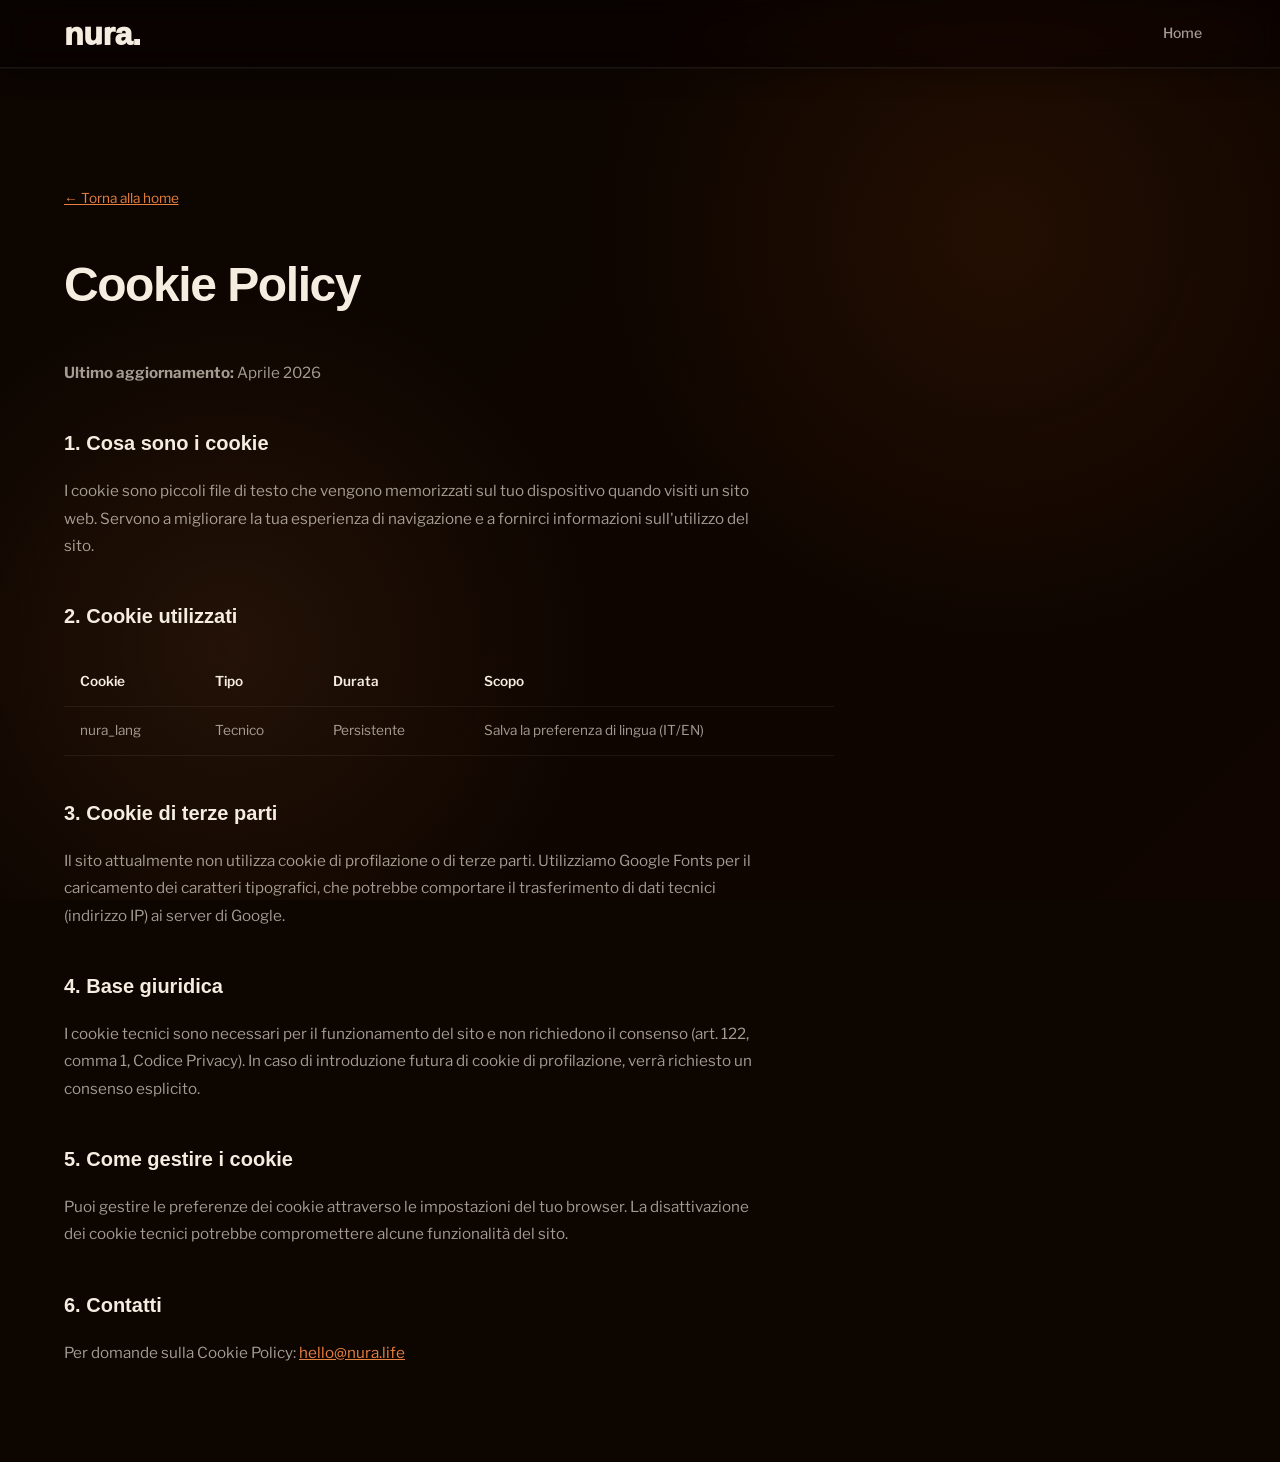
<file: cookies.html>
<!DOCTYPE html>
<html lang="it" data-lang="it">
<head>
    <meta charset="UTF-8">
    <meta name="viewport" content="width=device-width, initial-scale=1.0">
    <title>Cookie Policy — nura.</title>
    <link rel="preconnect" href="https://fonts.googleapis.com">
    <link rel="preconnect" href="https://fonts.gstatic.com" crossorigin>
    <link href="https://fonts.googleapis.com/css2?family=Nunito:wght@300..1000&family=Libre+Franklin:wght@300;400;500;600&display=swap" rel="stylesheet">
    <link rel="stylesheet" href="assets/css/styles.css">
    <style>
        .legal-page { padding: calc(var(--header-h) + 3rem) 0 5rem; min-height: 100vh; }
        .legal-page h1 { font-family: var(--font-display); font-size: clamp(2rem, 4vw, 3rem); font-weight: 900; color: var(--cream); margin-bottom: 2rem; letter-spacing: -0.03em; }
        .legal-page h2 { font-family: var(--font-display); font-size: 1.25rem; font-weight: 700; color: var(--cream); margin: 2.5rem 0 1rem; }
        .legal-page p, .legal-page li { font-size: 0.95rem; color: var(--cream-2); line-height: 1.8; margin-bottom: 1rem; max-width: 70ch; }
        .legal-page ul { padding-left: 1.5rem; }
        .legal-page a { color: var(--amber-light); text-decoration: underline; }
        .legal-back { display: inline-flex; align-items: center; gap: 0.4rem; font-size: 0.85rem; color: var(--cream-3); margin-bottom: 2rem; }
        .legal-back:hover { color: var(--cream); }
        .cookie-table { width: 100%; border-collapse: collapse; margin: 1.5rem 0; max-width: 70ch; }
        .cookie-table th, .cookie-table td { text-align: left; padding: 0.75rem 1rem; font-size: 0.85rem; border-bottom: 1px solid var(--border); color: var(--cream-2); }
        .cookie-table th { color: var(--cream); font-weight: 600; }
    </style>
</head>
<body>
    <header class="site-header scrolled" id="mainHeader">
        <div class="header-inner container">
            <a href="/" class="brand-logo">nura.</a>
            <div class="header-actions" style="margin-left:auto;">
                <a href="/" class="nav-link">Home</a>
            </div>
        </div>
    </header>

    <main class="legal-page">
        <div class="container">
            <a href="/" class="legal-back">&larr; Torna alla home</a>
            <h1>Cookie Policy</h1>
            <p><strong>Ultimo aggiornamento:</strong> Aprile 2026</p>

            <h2>1. Cosa sono i cookie</h2>
            <p>I cookie sono piccoli file di testo che vengono memorizzati sul tuo dispositivo quando visiti un sito web. Servono a migliorare la tua esperienza di navigazione e a fornirci informazioni sull'utilizzo del sito.</p>

            <h2>2. Cookie utilizzati</h2>
            <table class="cookie-table">
                <thead>
                    <tr>
                        <th>Cookie</th>
                        <th>Tipo</th>
                        <th>Durata</th>
                        <th>Scopo</th>
                    </tr>
                </thead>
                <tbody>
                    <tr>
                        <td>nura_lang</td>
                        <td>Tecnico</td>
                        <td>Persistente</td>
                        <td>Salva la preferenza di lingua (IT/EN)</td>
                    </tr>
                </tbody>
            </table>

            <h2>3. Cookie di terze parti</h2>
            <p>Il sito attualmente non utilizza cookie di profilazione o di terze parti. Utilizziamo Google Fonts per il caricamento dei caratteri tipografici, che potrebbe comportare il trasferimento di dati tecnici (indirizzo IP) ai server di Google.</p>

            <h2>4. Base giuridica</h2>
            <p>I cookie tecnici sono necessari per il funzionamento del sito e non richiedono il consenso (art. 122, comma 1, Codice Privacy). In caso di introduzione futura di cookie di profilazione, verrà richiesto un consenso esplicito.</p>

            <h2>5. Come gestire i cookie</h2>
            <p>Puoi gestire le preferenze dei cookie attraverso le impostazioni del tuo browser. La disattivazione dei cookie tecnici potrebbe compromettere alcune funzionalità del sito.</p>

            <h2>6. Contatti</h2>
            <p>Per domande sulla Cookie Policy: <a href="mailto:hello@nura.life">hello@nura.life</a></p>
        </div>
    </main>
</body>
</html>
</file>
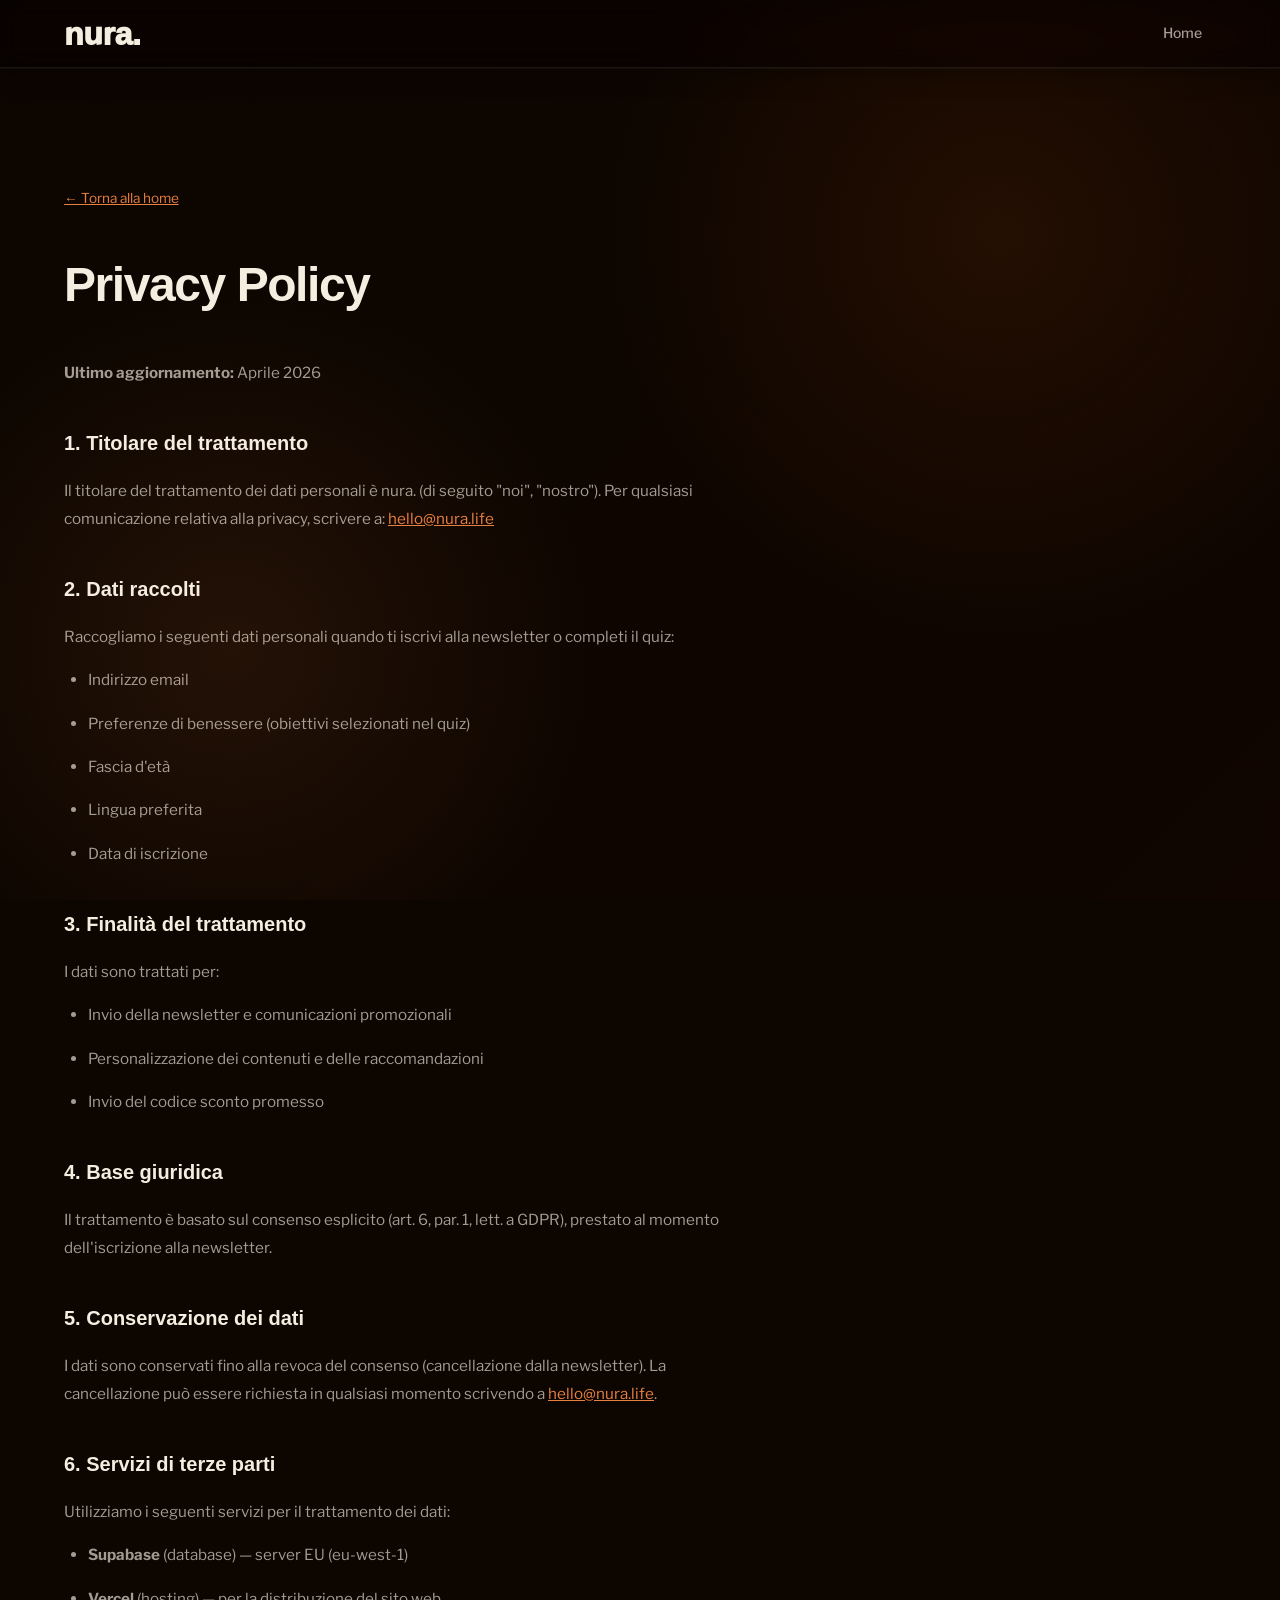
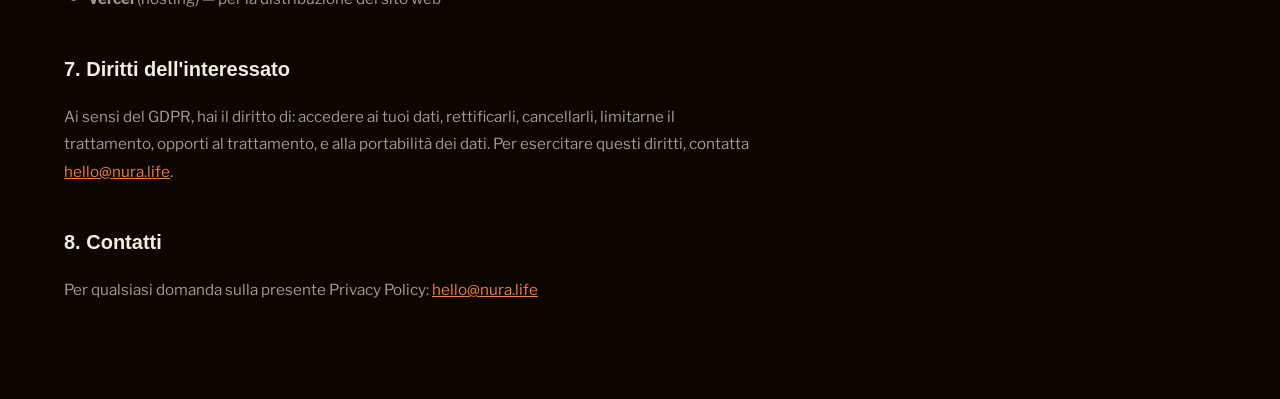
<file: privacy.html>
<!DOCTYPE html>
<html lang="it" data-lang="it">
<head>
    <meta charset="UTF-8">
    <meta name="viewport" content="width=device-width, initial-scale=1.0">
    <title>Privacy Policy — nura.</title>
    <link rel="preconnect" href="https://fonts.googleapis.com">
    <link rel="preconnect" href="https://fonts.gstatic.com" crossorigin>
    <link href="https://fonts.googleapis.com/css2?family=Nunito:wght@300..1000&family=Libre+Franklin:wght@300;400;500;600&display=swap" rel="stylesheet">
    <link rel="stylesheet" href="assets/css/styles.css">
    <style>
        .legal-page { padding: calc(var(--header-h) + 3rem) 0 5rem; min-height: 100vh; }
        .legal-page h1 { font-family: var(--font-display); font-size: clamp(2rem, 4vw, 3rem); font-weight: 900; color: var(--cream); margin-bottom: 2rem; letter-spacing: -0.03em; }
        .legal-page h2 { font-family: var(--font-display); font-size: 1.25rem; font-weight: 700; color: var(--cream); margin: 2.5rem 0 1rem; }
        .legal-page p, .legal-page li { font-size: 0.95rem; color: var(--cream-2); line-height: 1.8; margin-bottom: 1rem; max-width: 70ch; }
        .legal-page ul { padding-left: 1.5rem; }
        .legal-page a { color: var(--amber-light); text-decoration: underline; }
        .legal-back { display: inline-flex; align-items: center; gap: 0.4rem; font-size: 0.85rem; color: var(--cream-3); margin-bottom: 2rem; }
        .legal-back:hover { color: var(--cream); }
    </style>
</head>
<body>
    <header class="site-header scrolled" id="mainHeader">
        <div class="header-inner container">
            <a href="/" class="brand-logo">nura.</a>
            <div class="header-actions" style="margin-left:auto;">
                <a href="/" class="nav-link">Home</a>
            </div>
        </div>
    </header>

    <main class="legal-page">
        <div class="container">
            <a href="/" class="legal-back">&larr; Torna alla home</a>
            <h1>Privacy Policy</h1>
            <p><strong>Ultimo aggiornamento:</strong> Aprile 2026</p>

            <h2>1. Titolare del trattamento</h2>
            <p>Il titolare del trattamento dei dati personali è nura. (di seguito "noi", "nostro"). Per qualsiasi comunicazione relativa alla privacy, scrivere a: <a href="mailto:hello@nura.life">hello@nura.life</a></p>

            <h2>2. Dati raccolti</h2>
            <p>Raccogliamo i seguenti dati personali quando ti iscrivi alla newsletter o completi il quiz:</p>
            <ul>
                <li>Indirizzo email</li>
                <li>Preferenze di benessere (obiettivi selezionati nel quiz)</li>
                <li>Fascia d'età</li>
                <li>Lingua preferita</li>
                <li>Data di iscrizione</li>
            </ul>

            <h2>3. Finalità del trattamento</h2>
            <p>I dati sono trattati per:</p>
            <ul>
                <li>Invio della newsletter e comunicazioni promozionali</li>
                <li>Personalizzazione dei contenuti e delle raccomandazioni</li>
                <li>Invio del codice sconto promesso</li>
            </ul>

            <h2>4. Base giuridica</h2>
            <p>Il trattamento è basato sul consenso esplicito (art. 6, par. 1, lett. a GDPR), prestato al momento dell'iscrizione alla newsletter.</p>

            <h2>5. Conservazione dei dati</h2>
            <p>I dati sono conservati fino alla revoca del consenso (cancellazione dalla newsletter). La cancellazione può essere richiesta in qualsiasi momento scrivendo a <a href="mailto:hello@nura.life">hello@nura.life</a>.</p>

            <h2>6. Servizi di terze parti</h2>
            <p>Utilizziamo i seguenti servizi per il trattamento dei dati:</p>
            <ul>
                <li><strong>Supabase</strong> (database) — server EU (eu-west-1)</li>
                <li><strong>Vercel</strong> (hosting) — per la distribuzione del sito web</li>
            </ul>

            <h2>7. Diritti dell'interessato</h2>
            <p>Ai sensi del GDPR, hai il diritto di: accedere ai tuoi dati, rettificarli, cancellarli, limitarne il trattamento, opporti al trattamento, e alla portabilità dei dati. Per esercitare questi diritti, contatta <a href="mailto:hello@nura.life">hello@nura.life</a>.</p>

            <h2>8. Contatti</h2>
            <p>Per qualsiasi domanda sulla presente Privacy Policy: <a href="mailto:hello@nura.life">hello@nura.life</a></p>
        </div>
    </main>
</body>
</html>
</file>
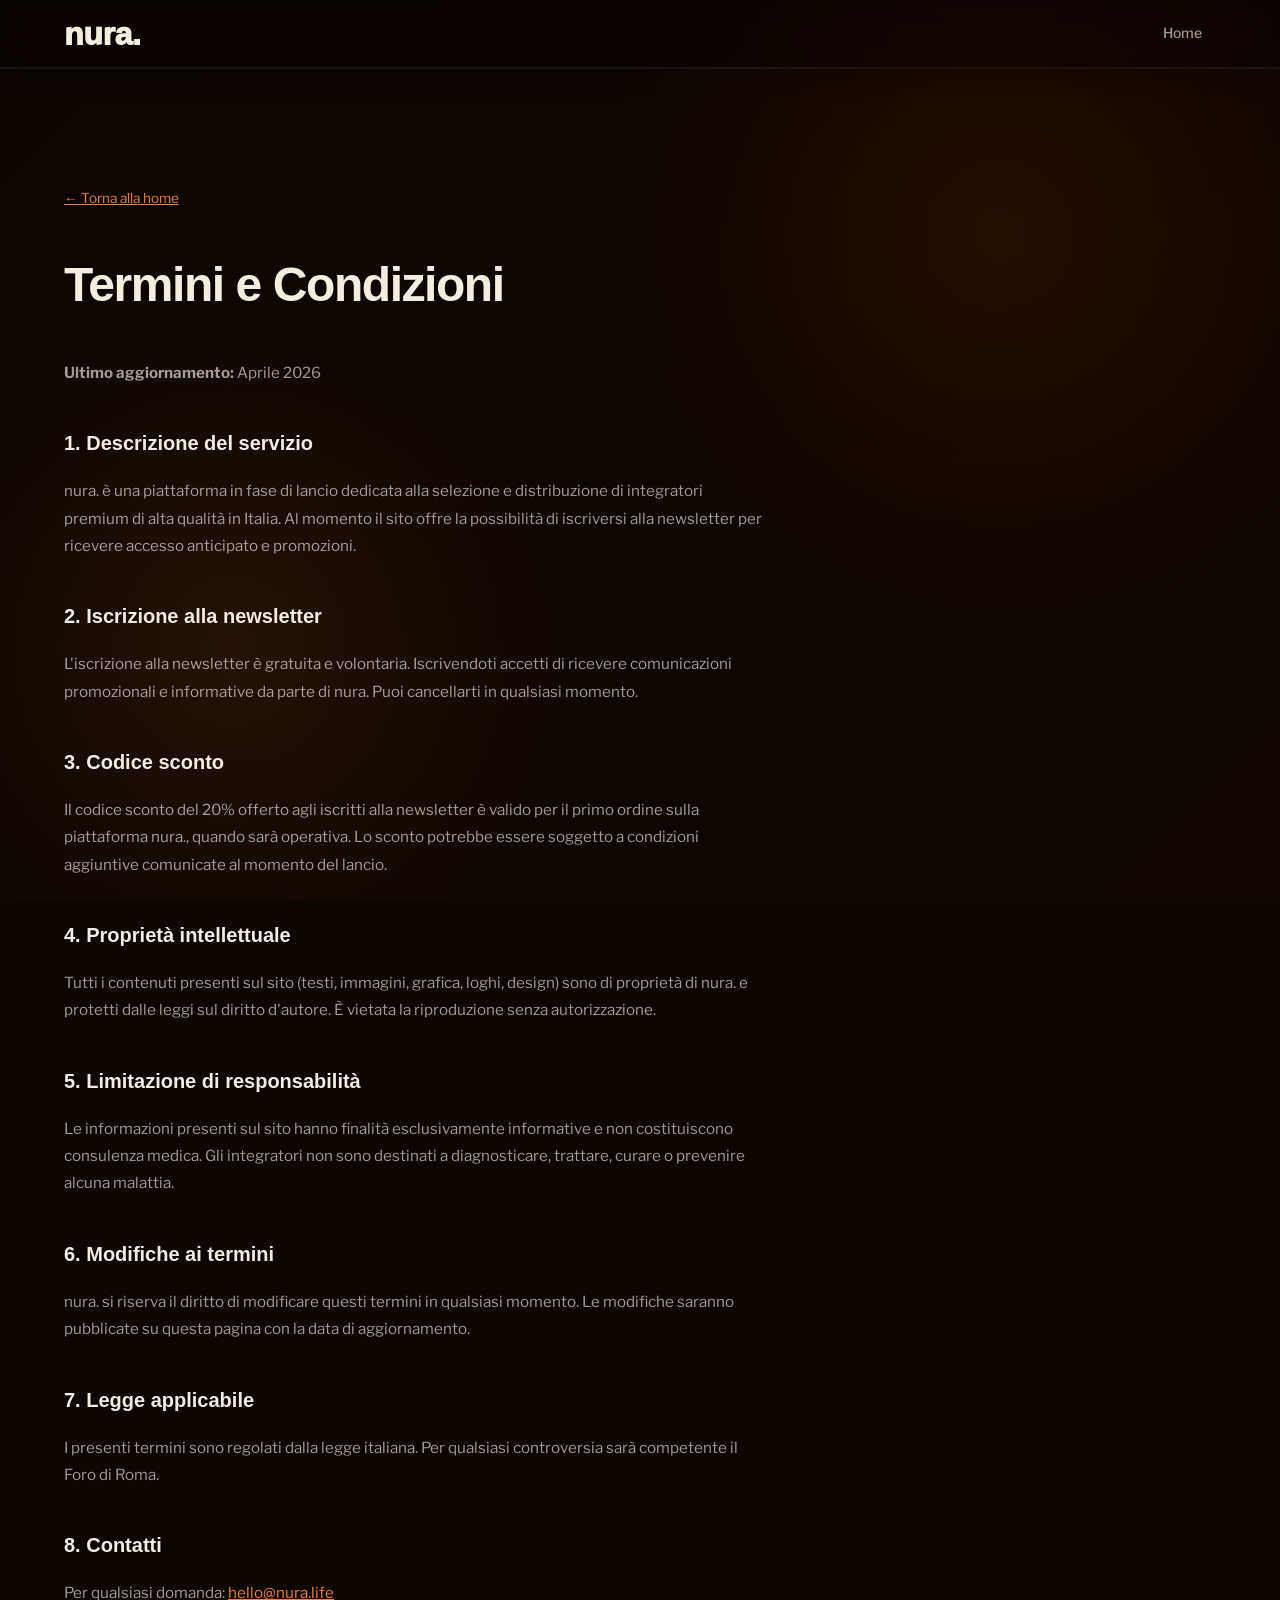
<file: terms.html>
<!DOCTYPE html>
<html lang="it" data-lang="it">
<head>
    <meta charset="UTF-8">
    <meta name="viewport" content="width=device-width, initial-scale=1.0">
    <title>Termini e Condizioni — nura.</title>
    <link rel="preconnect" href="https://fonts.googleapis.com">
    <link rel="preconnect" href="https://fonts.gstatic.com" crossorigin>
    <link href="https://fonts.googleapis.com/css2?family=Nunito:wght@300..1000&family=Libre+Franklin:wght@300;400;500;600&display=swap" rel="stylesheet">
    <link rel="stylesheet" href="assets/css/styles.css">
    <style>
        .legal-page { padding: calc(var(--header-h) + 3rem) 0 5rem; min-height: 100vh; }
        .legal-page h1 { font-family: var(--font-display); font-size: clamp(2rem, 4vw, 3rem); font-weight: 900; color: var(--cream); margin-bottom: 2rem; letter-spacing: -0.03em; }
        .legal-page h2 { font-family: var(--font-display); font-size: 1.25rem; font-weight: 700; color: var(--cream); margin: 2.5rem 0 1rem; }
        .legal-page p, .legal-page li { font-size: 0.95rem; color: var(--cream-2); line-height: 1.8; margin-bottom: 1rem; max-width: 70ch; }
        .legal-page ul { padding-left: 1.5rem; }
        .legal-page a { color: var(--amber-light); text-decoration: underline; }
        .legal-back { display: inline-flex; align-items: center; gap: 0.4rem; font-size: 0.85rem; color: var(--cream-3); margin-bottom: 2rem; }
        .legal-back:hover { color: var(--cream); }
    </style>
</head>
<body>
    <header class="site-header scrolled" id="mainHeader">
        <div class="header-inner container">
            <a href="/" class="brand-logo">nura.</a>
            <div class="header-actions" style="margin-left:auto;">
                <a href="/" class="nav-link">Home</a>
            </div>
        </div>
    </header>

    <main class="legal-page">
        <div class="container">
            <a href="/" class="legal-back">&larr; Torna alla home</a>
            <h1>Termini e Condizioni</h1>
            <p><strong>Ultimo aggiornamento:</strong> Aprile 2026</p>

            <h2>1. Descrizione del servizio</h2>
            <p>nura. è una piattaforma in fase di lancio dedicata alla selezione e distribuzione di integratori premium di alta qualità in Italia. Al momento il sito offre la possibilità di iscriversi alla newsletter per ricevere accesso anticipato e promozioni.</p>

            <h2>2. Iscrizione alla newsletter</h2>
            <p>L'iscrizione alla newsletter è gratuita e volontaria. Iscrivendoti accetti di ricevere comunicazioni promozionali e informative da parte di nura. Puoi cancellarti in qualsiasi momento.</p>

            <h2>3. Codice sconto</h2>
            <p>Il codice sconto del 20% offerto agli iscritti alla newsletter è valido per il primo ordine sulla piattaforma nura., quando sarà operativa. Lo sconto potrebbe essere soggetto a condizioni aggiuntive comunicate al momento del lancio.</p>

            <h2>4. Proprietà intellettuale</h2>
            <p>Tutti i contenuti presenti sul sito (testi, immagini, grafica, loghi, design) sono di proprietà di nura. e protetti dalle leggi sul diritto d'autore. È vietata la riproduzione senza autorizzazione.</p>

            <h2>5. Limitazione di responsabilità</h2>
            <p>Le informazioni presenti sul sito hanno finalità esclusivamente informative e non costituiscono consulenza medica. Gli integratori non sono destinati a diagnosticare, trattare, curare o prevenire alcuna malattia.</p>

            <h2>6. Modifiche ai termini</h2>
            <p>nura. si riserva il diritto di modificare questi termini in qualsiasi momento. Le modifiche saranno pubblicate su questa pagina con la data di aggiornamento.</p>

            <h2>7. Legge applicabile</h2>
            <p>I presenti termini sono regolati dalla legge italiana. Per qualsiasi controversia sarà competente il Foro di Roma.</p>

            <h2>8. Contatti</h2>
            <p>Per qualsiasi domanda: <a href="mailto:hello@nura.life">hello@nura.life</a></p>
        </div>
    </main>
</body>
</html>
</file>
<file: assets/css/styles.css>
/* ============================================================
   NURA — Design System v5.0
   Theme: Dark Amber · Premium Longevity · Editorial
   Palette: Warm amber/orange from ComfyUI_00007_
   ============================================================ */


/* ── 1. CSS VARIABLES ─────────────────────────────────────── */
:root {
    /* Layout */
    --container-max: 1200px;
    --header-h: 68px;
    --announcement-h: 36px;

    /* Color System — Dark Amber (from ComfyUI_00007_) */
    --dark:      #0C0500;
    --dark-2:    #160A03;
    --dark-3:    #1E1008;
    --dark-card: #1A0D06;
    --amber:     #C05010;
    --amber-mid: #D06820;
    --amber-light: #E88040;
    --amber-glow:  #F0A060;
    --gold:      #C89040;
    --cream:     #F5EDE0;
    --cream-2:   rgba(245, 237, 224, 0.65);
    --cream-3:   rgba(245, 237, 224, 0.35);
    --border:    rgba(245, 237, 224, 0.07);
    --border-mid: rgba(245, 237, 224, 0.14);
    --border-amber: rgba(200, 80, 16, 0.35);

    /* Category accent colors — warm palette, amber-adjacent */
    --sleep-c:    #C47AE0;
    --energy-c:   #1BC9BE;
    --focus-c:    #6B8EE8;
    --gut-c:      #D4A040;
    --longevity-c: #5EC87A;
    --fitness-c:  #E84444;

    /* Typography */
    --font-display: 'DM Sans', sans-serif;
    --font-body:    'Libre Franklin', sans-serif;

    /* Motion */
    --ease:        cubic-bezier(0.25, 1, 0.5, 1);
    --ease-out-expo: cubic-bezier(0.16, 1, 0.3, 1);

    /* Shadows */
    --shadow-amber: 0 8px 32px rgba(192, 80, 16, 0.25);
    --shadow-dark:  0 8px 40px rgba(0, 0, 0, 0.55);
    --shadow-sm:    0 4px 20px rgba(0, 0, 0, 0.35);
    --shadow-lg:    0 20px 60px rgba(0, 0, 0, 0.5);

    /* Radius */
    --r-sm:   10px;
    --r-md:   16px;
    --r-lg:   24px;
    --r-pill: 100px;
}


/* ── 2. RESET & BASE ──────────────────────────────────────── */
*, *::before, *::after {
    box-sizing: border-box;
    margin: 0;
    padding: 0;
}

html {
    scroll-behavior: smooth;
    -webkit-font-smoothing: antialiased;
    -moz-osx-font-smoothing: grayscale;
}

body {
    font-family: var(--font-body);
    background: var(--dark);
    color: var(--cream);
    line-height: 1.75;
    overflow-x: hidden;
}

body::after {
    content: '';
    position: fixed;
    inset: 0;
    z-index: 0;
    pointer-events: none;
    background:
        radial-gradient(circle at 18% 72%, rgba(232, 128, 64, 0.10), transparent 30%),
        radial-gradient(circle at 78% 26%, rgba(192, 80, 16, 0.12), transparent 34%),
        linear-gradient(135deg, rgba(12, 5, 0, 0.40), rgba(30, 10, 2, 0.24));
}

.nura-energy-canvas {
    position: fixed;
    inset: 0;
    width: 100vw;
    height: 100svh;
    z-index: 0;
    pointer-events: none;
    opacity: 1;
    mix-blend-mode: normal;
    filter: saturate(135%) contrast(112%);
}

.announcement-bar,
.site-header,
main,
.site-footer,
.mobile-nav-drawer,
.drawer-overlay,
.mobile-sticky-cta,
.toast-container {
    position: relative;
    z-index: 2;
}

img  { max-width: 100%; display: block; }
a    { text-decoration: none; color: inherit; }
button { border: none; background: none; cursor: pointer; font-family: inherit; }

.container {
    max-width: var(--container-max);
    margin: 0 auto;
    padding: 0 1.5rem;
}




/* ── 4. ANNOUNCEMENT BAR ──────────────────────────────────── */
.announcement-bar {
    background: rgba(12, 5, 0, 0.62);
    border-bottom: 1px solid rgba(245, 237, 224, 0.08);
    color: var(--cream-2);
    height: var(--announcement-h);
    overflow: hidden;
    display: flex;
    align-items: center;
    justify-content: center;
    backdrop-filter: blur(10px) saturate(140%);
    -webkit-backdrop-filter: blur(10px) saturate(140%);
}

.announcement-track {
    display: flex;
    align-items: center;
    justify-content: center;
    gap: 1.35rem;
    white-space: nowrap;
    padding: 0 1.25rem;
}

@keyframes marqueeScroll {
    from { transform: translateX(0); }
    to   { transform: translateX(-50%); }
}

.announcement-track span {
    display: inline-flex;
    align-items: center;
    font-family: var(--font-display);
    font-size: 0.58rem;
    font-weight: 300;
    letter-spacing: 0.22em;
    text-transform: lowercase;
    color: rgba(245, 237, 224, 0.7);
    text-shadow: 0 1px 8px rgba(0, 0, 0, 0.9);
}

.announcement-sep {
    color: rgba(200, 80, 16, 0.6);
    font-size: 0.5rem;
    text-shadow: 0 1px 8px rgba(0, 0, 0, 0.9);
}


/* ── 5. HEADER ────────────────────────────────────────────── */
.site-header {
    position: sticky;
    top: 0;
    z-index: 1000;
    height: var(--header-h);
    background: rgba(0, 0, 0, 0.0);
    backdrop-filter: blur(0px);
    -webkit-backdrop-filter: blur(0px);
    border-bottom: 1px solid transparent;
    transition:
        background 0.4s var(--ease),
        backdrop-filter 0.4s,
        border-color 0.4s,
        box-shadow 0.4s;
}

.site-header.scrolled {
    background: rgba(0, 0, 0, 0.42);
    backdrop-filter: blur(12px) saturate(160%);
    -webkit-backdrop-filter: blur(12px) saturate(160%);
    border-color: rgba(255, 255, 255, 0.07);
    box-shadow: 0 1px 0 rgba(255, 255, 255, 0.04), 0 4px 24px rgba(0, 0, 0, 0.3);
}

.header-inner {
    display: flex;
    align-items: center;
    height: 100%;
    gap: 2rem;
}

.brand-logo {
    font-family: var(--font-display);
    font-size: 2rem;
    font-weight: 1000;
    color: var(--cream);
    letter-spacing: -0.01em;
    text-transform: lowercase;
    flex-shrink: 0;
    display: inline-flex;
    align-items: center;
}

.brand-dot {
    display: inline-block;
    width: 0.18em;
    height: 0.18em;
    background: var(--amber-light);
    border-radius: 50%;
    margin-left: 0.05em;
    margin-right: 0.05em;
    margin-bottom: 0.12em;
    flex-shrink: 0;
    vertical-align: middle;
}

.header-nav {
    display: flex;
    align-items: center;
    flex: 1;
    gap: 0;
}

.nav-link {
    display: inline-flex;
    align-items: center;
    gap: 0.3rem;
    font-size: 0.875rem;
    font-weight: 500;
    color: var(--cream-2);
    padding: 0.45rem 0.85rem;
    border-radius: var(--r-sm);
    transition: background 0.18s, color 0.18s;
    letter-spacing: 0.01em;
}

.nav-link:hover {
    color: var(--cream);
    background: rgba(245, 237, 224, 0.06);
}

.nav-link-accent {
    color: var(--amber-light);
}

.nav-link-accent:hover {
    background: rgba(232, 128, 64, 0.1);
    color: var(--amber-glow);
}

.nav-link-club {
    color: var(--cream-2);
    border: 1px solid var(--border-mid);
    border-radius: var(--r-pill);
    padding: 0.4rem 1rem;
    font-size: 0.82rem;
    font-weight: 600;
}

.nav-link-club:hover {
    background: rgba(245, 237, 224, 0.06);
    border-color: var(--border-amber);
    color: var(--amber-light);
}

.header-actions {
    display: flex;
    align-items: center;
    gap: 0.3rem;
    margin-left: auto;
}


.mobile-menu-btn {
    display: none;
    width: 40px;
    height: 40px;
    align-items: center;
    justify-content: center;
    border-radius: var(--r-sm);
    color: var(--cream);
    font-size: 1.4rem;
    transition: background 0.18s;
}

.mobile-menu-btn:hover { background: rgba(245, 237, 224, 0.06); }


/* ── 6. HERO SECTION ──────────────────────────────────────── */
.hero-section {
    position: relative;
    min-height: calc(100svh - var(--header-h));
    display: flex;
    align-items: center;
    overflow: hidden;
    background:
        radial-gradient(circle at 74% 34%, rgba(232, 128, 64, 0.24) 0%, transparent 34%),
        radial-gradient(circle at 28% 78%, rgba(192, 80, 16, 0.18) 0%, transparent 32%),
        linear-gradient(120deg, rgba(12, 5, 0, 0.78), rgba(28, 9, 1, 0.52));
}

.hero-bg-image {
    display: none !important;
}

.hero-gradient {
    position: absolute;
    inset: 0;
    background:
        radial-gradient(circle at 76% 34%, rgba(255, 180, 108, 0.16) 0%, transparent 32%),
        linear-gradient(to right,
            rgba(12, 5, 0, 0.74) 0%,
            rgba(12, 5, 0, 0.52) 44%,
            rgba(12, 5, 0, 0.18) 72%,
            rgba(12, 5, 0, 0.10) 100%),
        linear-gradient(to top,
            rgba(12, 5, 0, 0.30) 0%,
            rgba(12, 5, 0, 0.08) 24%,
            transparent 52%);
    z-index: 1;
}

.hero-container {
    position: relative;
    z-index: 2;
    padding-top: clamp(2.5rem, 5vh, 3.5rem);
    padding-bottom: clamp(2rem, 4vh, 3rem);
    width: 100%;
}

.hero-content {
    max-width: 560px;
}

.hero-badge {
    display: inline-flex;
    align-items: center;
    gap: 0.5rem;
    background: rgba(200, 80, 16, 0.12);
    border: 1px solid rgba(200, 80, 16, 0.3);
    color: var(--amber-light);
    padding: 0.35rem 0.9rem;
    border-radius: var(--r-pill);
    font-size: 0.78rem;
    font-weight: 600;
    letter-spacing: 0.02em;
    margin-bottom: 2rem;
}

.live-dot {
    width: 7px;
    height: 7px;
    background: var(--amber-light);
    border-radius: 50%;
    flex-shrink: 0;
    animation: pulseDot 2.5s ease-in-out infinite;
}

@keyframes pulseDot {
    0%, 100% { opacity: 1; transform: scale(1); }
    50%       { opacity: 0.45; transform: scale(0.7); }
}

.hero-eyebrow {
    font-family: var(--font-display);
    font-size: 0.62rem;
    font-weight: 700;
    letter-spacing: 0.22em;
    text-transform: uppercase;
    color: var(--amber);
    margin-bottom: 1.25rem;
    display: flex;
    align-items: center;
    gap: 0.75rem;
}

/* hero-eyebrow ::before removed — uses .eyebrow::before round dot */

.hero-headline {
    font-family: var(--font-display);
    font-size: clamp(3.3rem, 7.6vw, 6.9rem);
    font-weight: 1000;
    font-variation-settings: 'opsz' 40;
    line-height: 0.95;
    letter-spacing: -0.04em;
    color: var(--cream);
    margin-bottom: 1.05rem;
    white-space: nowrap;
    max-width: none;
    width: max-content;
}

.hero-headline em {
    font-style: normal;
    font-weight: 1000;
    color: var(--amber-light);
    display: block;
    white-space: nowrap;
    background: linear-gradient(100deg, var(--amber-light), var(--amber-glow), #f6c08d, var(--amber-light));
    background-size: 220% 100%;
    -webkit-background-clip: text;
    background-clip: text;
    -webkit-text-fill-color: transparent;
    animation: premiumTextSweep 7s ease-in-out infinite;
}

.hero-sub {
    font-size: clamp(0.92rem, 1.35vw, 1.02rem);
    color: var(--cream-2);
    margin-bottom: 1.35rem;
    line-height: 1.55;
    font-style: italic;
    font-weight: 300;
    letter-spacing: 0.02em;
}

.hero-cta {
    display: inline-flex;
    align-items: center;
    gap: 0.5rem;
    background: var(--amber);
    color: var(--cream);
    padding: 0.95rem 2.2rem;
    border-radius: var(--r-pill);
    font-family: var(--font-body);
    font-size: 0.95rem;
    font-weight: 600;
    letter-spacing: 0.01em;
    margin-bottom: 2.25rem;
    transition: background 0.22s, transform 0.22s var(--ease-out-expo), box-shadow 0.22s;
}

.hero-cta:hover {
    background: var(--amber-mid);
    transform: translateY(-2px);
    box-shadow: var(--shadow-amber);
}

.hero-cta:active { transform: scale(0.98); }

/* ── Hero inline email form ───────────────── */
.hero-email-form {
    margin-bottom: 1.4rem;
}

.hero-email-row {
    display: flex;
    align-items: center;
    gap: 0;
    background: rgba(245, 237, 224, 0.04);
    border: 1px solid var(--border-mid);
    border-radius: var(--r-pill);
    padding: 0.35rem 0.35rem 0.35rem 1.25rem;
    transition: border-color 0.25s, box-shadow 0.25s;
}

.hero-email-row:focus-within {
    border-color: var(--amber);
    box-shadow: 0 0 0 3px rgba(200, 80, 16, 0.15);
}

.hero-email-input {
    flex: 1;
    border: none;
    outline: none;
    background: transparent;
    font-family: var(--font-body);
    font-size: 0.95rem;
    color: var(--cream);
    padding: 0.65rem 0;
    min-width: 0;
}

.hero-email-input::placeholder {
    color: var(--cream-3);
}

.hero-email-btn {
    display: inline-flex;
    align-items: center;
    gap: 0.4rem;
    background: var(--amber);
    color: var(--cream);
    padding: 0.75rem 1.5rem;
    border-radius: var(--r-pill);
    font-family: var(--font-body);
    font-size: 0.85rem;
    font-weight: 600;
    white-space: nowrap;
    transition: background 0.2s, transform 0.15s var(--ease-out-expo), box-shadow 0.2s;
    flex-shrink: 0;
}

.hero-email-btn:hover {
    background: var(--amber-mid);
    transform: translateY(-1px);
    box-shadow: var(--shadow-amber);
}

.hero-email-btn:active { transform: scale(0.97); }

.hero-email-hint {
    display: flex;
    align-items: center;
    gap: 0.4rem;
    margin-top: 0.75rem;
    font-size: 0.82rem;
    color: var(--amber-glow);
    font-weight: 500;
}

.hero-email-hint i { opacity: 0.8; }
.hero-email-hint strong { color: var(--cream); }

.hero-proof {
    font-size: 0.85rem;
    color: var(--amber-glow);
    display: flex;
    align-items: center;
    gap: 0.4rem;
    margin-bottom: 0.25rem;
}
.hero-proof strong { color: var(--cream); }

.hero-trust {
    display: flex;
    align-items: center;
    gap: 1.75rem;
    flex-wrap: wrap;
    font-size: 0.8rem;
    color: var(--cream-3);
    font-weight: 500;
}

.hero-trust span {
    display: flex;
    align-items: center;
    gap: 0.35rem;
}

.hero-trust i { color: var(--amber); opacity: 0.8; }

/* Scroll hint */
.scroll-hint {
    position: absolute;
    bottom: 2.5rem;
    left: 50%;
    transform: translateX(-50%);
    color: var(--cream-3);
    font-size: 1.2rem;
    z-index: 2;
    animation: scrollHintBounce 2.5s ease-in-out infinite;
}

@keyframes scrollHintBounce {
    0%, 100% { transform: translateX(-50%) translateY(0); opacity: 0.4; }
    50%       { transform: translateX(-50%) translateY(7px); opacity: 0.85; }
}

@keyframes premiumTextSweep {
    0%, 100% { background-position: 0% 50%; filter: drop-shadow(0 0 0 rgba(240, 160, 96, 0)); }
    50%      { background-position: 100% 50%; filter: drop-shadow(0 0 18px rgba(240, 160, 96, 0.18)); }
}


/* ── 7. PILLARS SECTION ───────────────────────────────────── */
.pillars-section {
    min-height: calc(100svh - var(--header-h));
    padding: clamp(2.25rem, 4vh, 3.5rem) 0;
    background: linear-gradient(to bottom, rgba(12,5,0,0.78) 0%, rgba(12,5,0,0.68) 100%);
    position: relative;
    overflow: hidden;
    display: flex;
    align-items: center;
}

.pillars-section::before {
    content: '';
    position: absolute;
    inset: 0;
    background: radial-gradient(ellipse at 70% 50%, rgba(200, 80, 16, 0.06) 0%, transparent 65%);
    pointer-events: none;
}

.pillars-inner {
    display: grid;
    grid-template-columns: 1fr 1fr;
    gap: clamp(3rem, 6vw, 5rem);
    align-items: center;
    position: relative;
    z-index: 1;
    width: 100%;
}

.pillars-left {
    max-width: 480px;
}

.eyebrow {
    display: inline-flex;
    align-items: center;
    gap: 0.5rem;
    font-family: var(--font-display);
    font-size: 0.62rem;
    font-weight: 700;
    letter-spacing: 0.16em;
    text-transform: uppercase;
    color: var(--amber);
    margin-bottom: 1rem;
}
.eyebrow::before {
    content: '';
    display: inline-block;
    width: 5px;
    height: 5px;
    border-radius: 50%;
    background: var(--amber-light);
    flex-shrink: 0;
}

.eyebrow-amber { color: var(--amber); }

.pillars-headline {
    font-family: var(--font-display);
    font-size: clamp(2.2rem, 4.5vw, 3.75rem);
    font-weight: 900;
    letter-spacing: -0.04em;
    color: var(--cream);
    line-height: 1.1;
    margin-bottom: 1.5rem;
}

.pillars-headline em {
    font-style: normal;
    color: var(--amber-light);
}

.pillars-sub {
    font-size: 1rem;
    color: var(--cream-2);
    line-height: 1.75;
    margin-bottom: 2.5rem;
}

.pillars-cta {
    display: inline-flex;
    align-items: center;
    gap: 0.45rem;
    font-size: 0.9rem;
    font-weight: 600;
    color: var(--amber-light);
    border-bottom: 1px solid rgba(232, 128, 64, 0.4);
    padding-bottom: 2px;
    transition: color 0.2s, border-color 0.2s;
}

.pillars-cta:hover {
    color: var(--amber-glow);
    border-color: var(--amber-glow);
}

.pillars-right {
    display: flex;
    align-items: center;
    justify-content: center;
}

/* ══════════════════════════════════════════════
   PILLAR GLASS CARDS — 2×2 grid
   Uses @property --border-angle + rotateBorderAngle
   defined in section 9 (border animation).
   ══════════════════════════════════════════════ */

.pillar-visual-wrap {
    display: grid;
    grid-template-columns: 1fr 1fr;
    gap: 0.7rem;
    width: 100%;
    align-self: start;
}

/* ── Card border wrapper ─────────────────────── */
.pc-wrap {
    position: relative;
    border-radius: 20px;
    padding: 1.5px;
    opacity: 0;
    transform: translateY(18px) scale(0.96);
    transition: opacity 0.65s ease, transform 0.65s var(--ease),
                box-shadow 0.3s ease;
    cursor: default;
    z-index: 1;
}

.pc-wrap.visible {
    opacity: 1;
    transform: translateY(0) scale(1);
}

/* Stagger entry per card */
.pc-wrap[data-idx="1"] { transition-delay: 0.1s; }
.pc-wrap[data-idx="2"] { transition-delay: 0.2s; }
.pc-wrap[data-idx="3"] { transition-delay: 0.3s; }

/* Spinning conic gradient border */
.pc-wrap::before {
    content: '';
    position: absolute;
    inset: -1.5px;
    border-radius: 21px;
    animation: rotateBorderAngle 8s linear infinite;
    z-index: 0;
}

.pc-wrap[data-idx="0"]::before {
    background: conic-gradient(from var(--border-angle),
        var(--sleep-c), rgba(196,122,224,0.1) 44%,
        rgba(196,122,224,0.06) 56%, var(--sleep-c));
}
.pc-wrap[data-idx="1"]::before {
    background: conic-gradient(from var(--border-angle),
        var(--energy-c), rgba(27,201,190,0.1) 44%,
        rgba(27,201,190,0.06) 56%, var(--energy-c));
    animation-delay: -2s;
}
.pc-wrap[data-idx="2"]::before {
    background: conic-gradient(from var(--border-angle),
        var(--longevity-c), rgba(94,200,122,0.1) 44%,
        rgba(94,200,122,0.06) 56%, var(--longevity-c));
    animation-delay: -4s;
}
.pc-wrap[data-idx="3"]::before {
    background: conic-gradient(from var(--border-angle),
        var(--focus-c), rgba(107,142,232,0.1) 44%,
        rgba(107,142,232,0.06) 56%, var(--focus-c));
    animation-delay: -6s;
}

/* ── Hover: subtle lift ──────────────────────── */
.pc-wrap:hover {
    transform: translateY(-3px);
    z-index: 5;
}
.pc-wrap[data-idx="0"]:hover { box-shadow: 0 12px 40px rgba(139,124,232,0.15); }
.pc-wrap[data-idx="1"]:hover { box-shadow: 0 12px 40px rgba( 27,201,190,0.15); }
.pc-wrap[data-idx="2"]:hover { box-shadow: 0 12px 40px rgba( 60,184,112,0.15); }
.pc-wrap[data-idx="3"]:hover { box-shadow: 0 12px 40px rgba( 74,168,212,0.15); }

/* ── Inner glass card ────────────────────────── */
.pc {
    position: relative;
    z-index: 1;
    border-radius: 18px;
    padding: 1.6rem 1.4rem 1.4rem;
    display: flex;
    flex-direction: column;
    gap: 0.4rem;
    min-height: 160px;
    overflow: hidden;
}

/* Category colour tint per card */
.pc-wrap[data-idx="0"] .pc {
    background: linear-gradient(150deg, rgba(139,124,232,0.11) 0%, rgba(12,5,0,0.97) 75%);
}
.pc-wrap[data-idx="1"] .pc {
    background: linear-gradient(150deg, rgba(27,201,190,0.11) 0%, rgba(12,5,0,0.97) 75%);
}
.pc-wrap[data-idx="2"] .pc {
    background: linear-gradient(150deg, rgba(60,184,112,0.11) 0%, rgba(12,5,0,0.97) 75%);
}
.pc-wrap[data-idx="3"] .pc {
    background: linear-gradient(150deg, rgba(74,168,212,0.11) 0%, rgba(12,5,0,0.97) 75%);
}

/* ── Card header: dot + label ────────────────── */
.pc-header {
    display: flex;
    align-items: center;
    gap: 0.45rem;
    margin-bottom: 0.35rem;
}

.pc-dot {
    width: 7px; height: 7px;
    border-radius: 50%;
    flex-shrink: 0;
}
.pc-wrap[data-idx="0"] .pc-dot { background: var(--sleep-c);     box-shadow: 0 0 7px var(--sleep-c); }
.pc-wrap[data-idx="1"] .pc-dot { background: var(--energy-c);    box-shadow: 0 0 7px var(--energy-c); }
.pc-wrap[data-idx="2"] .pc-dot { background: var(--longevity-c); box-shadow: 0 0 7px var(--longevity-c); }
.pc-wrap[data-idx="3"] .pc-dot { background: var(--focus-c);     box-shadow: 0 0 7px var(--focus-c); }

.pc-label {
    font-family: var(--font-display);
    font-size: 0.57rem;
    font-weight: 700;
    letter-spacing: 0.2em;
    text-transform: uppercase;
    color: var(--cream-3);
}

/* ── Main name ───────────────────────────────── */
.pc-name {
    font-family: var(--font-display);
    font-size: clamp(1.1rem, 2vw, 1.35rem);
    font-weight: 900;
    line-height: 1.15;
    letter-spacing: -0.025em;
    color: var(--cream);
    flex: 1;
}

/* ── Description (hidden, expands on hover) ──── */
.pc-desc {
    font-size: 0.71rem;
    color: var(--cream-3);
    line-height: 1.6;
    max-height: 0;
    overflow: hidden;
    opacity: 0;
    transform: translateY(6px);
    transition: max-height 0.42s var(--ease),
                opacity 0.3s ease 0.08s,
                transform 0.35s var(--ease) 0.06s;
    margin-top: 0;
}
.pc-wrap:hover .pc-desc {
    max-height: 100px;
    opacity: 1;
    transform: translateY(0);
    margin-top: 0.4rem;
}

/* ── Mobile ──────────────────────────────────── */
@media (max-width: 640px) {
    .pillar-visual-wrap { gap: 0.55rem; }
    .pc { padding: 1.2rem; min-height: 140px; }
    /* 1.1rem = 17.6px minimum — legible headline on all mobile sizes */
    .pc-name { font-size: 1.1rem; }
}
@media (max-width: 380px) {
    .pillar-visual-wrap { grid-template-columns: 1fr; }
}


/* ── 7b. HOW IT WORKS SECTION ─────────────────────────────── */
.how-section {
    padding: 9rem 0;
    background: var(--dark-3);
    position: relative;
    overflow: hidden;
}

.how-section::before {
    content: '';
    position: absolute;
    top: 0;
    left: 0;
    right: 0;
    height: 1px;
    background: var(--border);
}

.how-inner {
    position: relative;
    z-index: 1;
}

.how-steps {
    display: flex;
    flex-direction: column;
    gap: 0;
    margin-top: 4.5rem;
    counter-reset: how-step;
}

.how-step {
    position: relative;
    display: grid;
    grid-template-columns: 80px 1fr;
    gap: 0 2rem;
    padding: 3rem 0;
    border-bottom: 1px solid var(--border);
    counter-increment: how-step;
}

.how-step:first-child {
    border-top: 1px solid var(--border);
}

.how-step-number {
    font-family: var(--font-display);
    font-size: clamp(3rem, 5vw, 4.5rem);
    font-weight: 200;
    color: var(--amber);
    opacity: 0.4;
    line-height: 1;
    letter-spacing: -0.04em;
    grid-row: 1 / 3;
    align-self: start;
}

.how-step-icon {
    display: none;
}

.how-step-title {
    font-family: var(--font-display);
    font-size: clamp(1.15rem, 2vw, 1.4rem);
    font-weight: 700;
    color: var(--cream);
    letter-spacing: -0.02em;
    margin-bottom: 0.5rem;
    line-height: 1.3;
}

.how-step-desc {
    font-size: 0.88rem;
    color: var(--cream-2);
    line-height: 1.7;
}

@media (max-width: 1024px) {
    .how-step { grid-template-columns: 60px 1fr; gap: 0 1.25rem; }
}

@media (max-width: 768px) {
    .how-section { padding: 5rem 0; }
    .how-steps { margin-top: 3rem; }
}


/* ── 7c. EARLY ACCESS SECTION ────────────────────────────── */
.early-access-section {
    padding: 0;
    min-height: calc(100svh - var(--header-h));
    background: rgba(12, 5, 0, 0.76);
    position: relative;
    overflow: hidden;
    display: flex;
    flex-direction: column;
    justify-content: center;
    align-items: stretch;
}

.early-access-bg {
    position: absolute;
    inset: 0;
    background:
        radial-gradient(ellipse at 30% 60%, rgba(200, 80, 16, 0.08) 0%, transparent 55%),
        radial-gradient(ellipse at 70% 30%, rgba(94, 200, 122, 0.04) 0%, transparent 50%);
    pointer-events: none;
}

.early-access-inner {
    display: flex;
    justify-content: flex-start;
    align-items: center;
    padding: clamp(2rem, 4vh, 3rem) 1.5rem;
    max-width: var(--container-max);
    margin: 0 auto;
    width: 100%;
}

.early-access-content {
    max-width: 720px;
    text-align: left;
}

.early-access-title {
    font-family: var(--font-display);
    font-size: clamp(1.85rem, 3.6vw, 2.9rem);
    font-weight: 900;
    letter-spacing: -0.04em;
    color: var(--cream);
    line-height: 0.98;
    margin-bottom: 0.75rem;
}

.early-access-title em {
    font-style: normal;
    color: var(--amber-light);
}

.early-access-sub {
    font-size: 0.9rem;
    color: var(--cream-2);
    line-height: 1.45;
    margin-bottom: 1rem;
}

.early-access-sub strong {
    color: var(--cream);
}

.early-access-form {
    margin-bottom: 1rem;
}

.founding-intent {
    margin-bottom: 0.75rem;
}

.founding-intent-label {
    font-family: var(--font-display);
    font-size: 0.7rem;
    font-weight: 800;
    letter-spacing: 0.12em;
    text-transform: uppercase;
    color: var(--cream-2);
    margin-bottom: 0.55rem;
}

.founding-goals {
    gap: 0.55rem;
    margin-bottom: 1rem;
}

.early-access-form-row {
    display: flex;
    align-items: center;
    gap: 0;
    background: rgba(245, 237, 224, 0.04);
    border: 1px solid var(--border-mid);
    border-radius: var(--r-pill);
    padding: 0.35rem 0.35rem 0.35rem 1.25rem;
    transition: border-color 0.25s, box-shadow 0.25s;
}

.early-access-form-row:focus-within {
    border-color: var(--amber);
    box-shadow: 0 0 0 3px rgba(200, 80, 16, 0.15);
}

.early-access-email {
    flex: 1;
    border: none;
    outline: none;
    background: transparent;
    font-family: var(--font-body);
    font-size: 0.95rem;
    color: var(--cream);
    padding: 0.65rem 0;
    min-width: 0;
}

.early-access-email::placeholder {
    color: var(--cream-3);
}

.early-access-btn {
    display: inline-flex;
    align-items: center;
    gap: 0.4rem;
    background: var(--amber);
    color: var(--cream);
    padding: 0.75rem 1.5rem;
    border-radius: var(--r-pill);
    font-family: var(--font-body);
    font-size: 0.85rem;
    font-weight: 600;
    white-space: nowrap;
    transition: background 0.2s, transform 0.15s var(--ease-out-expo), box-shadow 0.2s;
    flex-shrink: 0;
}

.early-access-btn:hover {
    background: var(--amber-mid);
    transform: translateY(-1px);
    box-shadow: var(--shadow-amber);
}

.early-access-btn:active { transform: scale(0.97); }

.early-access-fine {
    margin-top: 0.75rem;
    font-size: 0.76rem;
    color: var(--cream-3);
    display: flex;
    align-items: center;
    gap: 0.35rem;
}

.early-access-benefits {
    display: flex;
    align-items: flex-start;
    flex-direction: column;
    gap: 0.75rem;
}

.benefit-item {
    display: flex;
    align-items: center;
    gap: 0.45rem;
    font-size: 0.84rem;
    font-weight: 500;
    color: var(--cream-2);
}

.benefit-item i {
    color: var(--amber);
    opacity: 0.85;
    font-size: 0.95rem;
}

/* ── Quiz styles ─────────────────────────────── */
.quiz-step {
    animation: quizFadeIn 0.35s var(--ease);
}

@keyframes quizFadeIn {
    from { opacity: 0; transform: translateY(12px); }
    to   { opacity: 1; transform: translateY(0); }
}

.quiz-progress {
    width: 100%;
    height: 3px;
    background: var(--border);
    border-radius: 2px;
    margin-bottom: 2rem;
    overflow: hidden;
}

.quiz-progress-fill {
    display: block;
    height: 100%;
    background: var(--amber);
    border-radius: 2px;
    transition: width 0.4s var(--ease);
}

.quiz-goals {
    display: grid;
    grid-template-columns: 1fr 1fr;
    gap: 0.75rem;
    margin-bottom: 2rem;
}

.quiz-goals.founding-goals {
    grid-template-columns: repeat(4, minmax(0, 1fr));
    gap: 0.45rem;
    margin-bottom: 0.7rem;
}

.quiz-goal-btn {
    display: flex;
    align-items: center;
    gap: 0.45rem;
    padding: 0.58rem 0.72rem;
    background: rgba(245, 237, 224, 0.04);
    border: 1px solid var(--border-mid);
    border-radius: var(--r-md);
    color: var(--cream-2);
    font-size: 0.8rem;
    font-weight: 600;
    transition: border-color 0.2s, background 0.2s, color 0.2s, transform 0.2s;
}

.quiz-goal-btn:hover {
    border-color: var(--border-amber);
    background: rgba(200, 80, 16, 0.06);
    color: var(--cream);
}

.quiz-goal-btn.selected {
    border-color: var(--amber);
    background: rgba(200, 80, 16, 0.12);
    color: var(--cream);
}

.quiz-goal-dot {
    width: 10px;
    height: 10px;
    border-radius: 50%;
    background: var(--gc);
    flex-shrink: 0;
}

.quiz-next-btn {
    display: inline-flex;
    align-items: center;
    gap: 0.4rem;
    background: var(--amber);
    color: var(--cream);
    padding: 0.85rem 2rem;
    border-radius: var(--r-pill);
    font-family: var(--font-body);
    font-size: 0.9rem;
    font-weight: 600;
    cursor: pointer;
    transition: background 0.2s, transform 0.15s var(--ease-out-expo), opacity 0.2s;
}

.quiz-next-btn:disabled {
    opacity: 0.35;
    cursor: not-allowed;
}

.quiz-next-btn:not(:disabled):hover {
    background: var(--amber-mid);
    transform: translateY(-1px);
}

.quiz-age-options {
    display: grid;
    grid-template-columns: 1fr 1fr;
    gap: 0.75rem;
    margin-top: 1rem;
}

.quiz-age-btn {
    padding: 1.1rem 1.25rem;
    background: rgba(245, 237, 224, 0.04);
    border: 1px solid var(--border-mid);
    border-radius: var(--r-md);
    font-family: var(--font-display);
    font-size: 1.1rem;
    font-weight: 700;
    color: var(--cream-2);
    cursor: pointer;
    transition: border-color 0.2s, background 0.2s, color 0.2s, transform 0.15s;
}

.quiz-age-btn:hover {
    border-color: var(--border-amber);
    background: rgba(200, 80, 16, 0.06);
    color: var(--cream);
}

.quiz-age-btn.selected {
    border-color: var(--amber);
    background: rgba(200, 80, 16, 0.12);
    color: var(--cream);
    transform: scale(0.97);
}

@media (max-width: 480px) {
    .quiz-goals { grid-template-columns: 1fr; }
    .quiz-age-options { grid-template-columns: 1fr 1fr; }
}

@media (max-width: 768px) {
    .early-access-inner { padding: 3.5rem 0; }
    .early-access-content { max-width: 100%; }
    .quiz-goals.founding-goals { grid-template-columns: 1fr 1fr; }

    .early-access-form-row {
        flex-direction: column;
        padding: 0.75rem;
        border-radius: var(--r-lg);
    }

    .early-access-email {
        width: 100%;
        padding: 0.5rem 0.25rem;
        text-align: center;
    }

    .early-access-btn {
        width: 100%;
        justify-content: center;
        padding: 0.875rem 1.5rem;
    }

    .early-access-benefits {
        flex-direction: column;
        gap: 0.75rem;
        align-items: flex-start;
        margin: 0 auto;
        width: fit-content;
    }
}

@media (max-width: 480px) {
    .early-access-title {
        font-size: clamp(1.8rem, 7vw, 2.5rem);
    }

    .early-access-sub {
        font-size: 0.95rem;
    }
}


.section-header {
    text-align: center;
    margin-bottom: 4.5rem;
}

.section-title {
    font-family: var(--font-display);
    font-size: clamp(2rem, 4vw, 3.25rem);
    font-weight: 900;
    letter-spacing: -0.04em;
    color: var(--cream);
    line-height: 1.15;
    margin-top: 0.75rem;
}

.section-title em {
    font-style: normal;
    color: var(--amber-light);
}

.section-sub {
    margin-top: 1rem;
    font-size: 1rem;
    color: var(--cream-2);
    max-width: 480px;
    margin-left: auto;
    margin-right: auto;
    line-height: 1.75;
}


/* ── 9. BORDER ANIMATION (used by pillar cards) ──────────── */
@property --border-angle {
    syntax: '<angle>';
    initial-value: 0deg;
    inherits: false;
}

@keyframes rotateBorderAngle {
    to { --border-angle: 360deg; }
}


/* ── 10. FOOTER ───────────────────────────────────────────── */
.site-footer {
    background: #080300;
    color: var(--cream-3);
    padding: 3.5rem 0 2rem;
    border-top: 1px solid var(--border);
}

.footer-inner {
    display: flex;
    align-items: center;
    justify-content: space-between;
    gap: 2rem;
    flex-wrap: wrap;
    padding-bottom: 2rem;
    border-bottom: 1px solid var(--border);
}

.footer-logo {
    font-size: 1.4rem;
    color: var(--cream);
    opacity: 0.9;
}

.footer-links {
    display: flex;
    gap: 1.75rem;
    font-size: 0.84rem;
    flex-wrap: wrap;
}

.footer-links a { transition: color 0.2s; }
.footer-links a:hover { color: var(--cream); }

.footer-right {
    display: flex;
    flex-direction: column;
    align-items: flex-end;
    gap: 0.75rem;
}

.footer-soon {
    font-size: 0.76rem;
    display: flex;
    align-items: center;
    gap: 0.4rem;
    color: var(--cream-3);
}

.footer-social {
    display: flex;
    gap: 0.75rem;
    font-size: 1.2rem;
}

.footer-social a {
    color: var(--cream-3);
    transition: color 0.2s;
}

.footer-social a:hover { color: var(--amber-light); }

.footer-bottom {
    padding-top: 1.5rem;
    font-size: 0.76rem;
    text-align: center;
    opacity: 0.3;
}


/* ── 11. DRAWERS ──────────────────────────────────────────── */
.drawer-overlay {
    position: fixed;
    inset: 0;
    background: rgba(0, 0, 0, 0.65);
    z-index: 1100;
    opacity: 0;
    pointer-events: none;
    backdrop-filter: blur(4px);
    transition: opacity 0.3s;
}

.drawer-overlay.open {
    opacity: 1;
    pointer-events: all;
}

.drawer {
    position: fixed;
    top: 0;
    height: 100%;
    width: min(420px, 92vw);
    background: var(--dark-2);
    border-left: 1px solid var(--border);
    z-index: 1200;
    display: flex;
    flex-direction: column;
    transition: transform 0.35s var(--ease);
    box-shadow: -12px 0 60px rgba(0, 0, 0, 0.5);
}

.drawer-right {
    right: 0;
    transform: translateX(100%);
}

.drawer.open { transform: translateX(0); }

.drawer-header {
    padding: 1.25rem 1.5rem;
    border-bottom: 1px solid var(--border);
    display: flex;
    align-items: center;
    justify-content: space-between;
    flex-shrink: 0;
}

.drawer-header h3 {
    font-family: var(--font-display);
    font-size: 1rem;
    font-weight: 600;
    color: var(--cream);
}

.drawer-close {
    width: 34px;
    height: 34px;
    display: flex;
    align-items: center;
    justify-content: center;
    border-radius: var(--r-sm);
    color: var(--cream-2);
    font-size: 1rem;
    transition: background 0.18s, color 0.18s;
}

.drawer-close:hover {
    background: rgba(245, 237, 224, 0.06);
    color: var(--cream);
}

.drawer-body {
    flex: 1;
    padding: 1.5rem;
    overflow-y: auto;
}

.drawer-footer {
    padding: 1.25rem 1.5rem;
    border-top: 1px solid var(--border);
    flex-shrink: 0;
}



/* ── 12. MOBILE NAV DRAWER ────────────────────────────────── */
.mobile-nav-drawer {
    position: fixed;
    top: 0;
    left: 0;
    height: 100%;
    width: min(320px, 88vw);
    background: var(--dark-2);
    border-right: 1px solid var(--border);
    z-index: 1200;
    display: flex;
    flex-direction: column;
    transform: translateX(-100%);
    transition: transform 0.35s var(--ease);
    box-shadow: 12px 0 60px rgba(0, 0, 0, 0.5);
}

.mobile-nav-drawer.open { transform: translateX(0); }

.mobile-nav-header {
    padding: 1.25rem 1.5rem;
    border-bottom: 1px solid var(--border);
    display: flex;
    align-items: center;
    justify-content: space-between;
    flex-shrink: 0;
}

.mobile-nav-close {
    width: 34px;
    height: 34px;
    display: flex;
    align-items: center;
    justify-content: center;
    border-radius: var(--r-sm);
    font-size: 1rem;
    color: var(--cream-2);
    transition: background 0.18s;
}

.mobile-nav-close:hover { background: rgba(245, 237, 224, 0.06); }

.mobile-nav-body {
    flex: 1;
    overflow-y: auto;
    display: flex;
    flex-direction: column;
}

.mobile-nav-link {
    display: flex;
    align-items: center;
    padding: 1rem 1.5rem;
    font-size: 1rem;
    font-weight: 500;
    color: var(--cream-2);
    border-bottom: 1px solid var(--border);
    transition: background 0.15s, color 0.15s;
}

.mobile-nav-link:hover {
    background: rgba(245, 237, 224, 0.03);
    color: var(--cream);
}

.mobile-nav-footer {
    padding: 1.5rem;
    border-top: 1px solid var(--border);
    flex-shrink: 0;
}




/* ── 15. BUTTONS ──────────────────────────────────────────── */
.btn {
    display: inline-flex;
    align-items: center;
    justify-content: center;
    gap: 0.4rem;
    padding: 0.75rem 1.5rem;
    border-radius: var(--r-pill);
    font-family: var(--font-body);
    font-size: 0.875rem;
    font-weight: 600;
    cursor: pointer;
    border: none;
    transition: background 0.2s, transform 0.2s var(--ease-out-expo), box-shadow 0.2s;
    text-decoration: none;
}

.btn-amber {
    background: var(--amber);
    color: var(--cream);
}

.btn-amber:hover {
    background: var(--amber-mid);
    transform: translateY(-1px);
    box-shadow: var(--shadow-amber);
}

.btn-sm {
    padding: 0.5rem 1.1rem;
    font-size: 0.82rem;
}


/* ── 16. TOAST ────────────────────────────────────────────── */
.toast-container {
    position: fixed;
    bottom: 2rem;
    right: 2rem;
    z-index: 9999;
    display: flex;
    flex-direction: column;
    gap: 0.75rem;
    pointer-events: none;
}

.toast {
    display: flex;
    align-items: center;
    gap: 0.75rem;
    padding: 0.875rem 1.25rem;
    background: var(--dark-card);
    border: 1px solid var(--border-amber);
    color: var(--cream);
    border-radius: var(--r-md);
    box-shadow: var(--shadow-dark);
    font-size: 0.875rem;
    max-width: 320px;
    animation: toastIn 0.35s var(--ease-out-expo);
    pointer-events: all;
}

@keyframes toastIn {
    from { transform: translateX(40px); opacity: 0; }
    to   { transform: translateX(0); opacity: 1; }
}

.toast.toast-exit {
    animation: toastOut 0.3s var(--ease) forwards;
}

@keyframes toastOut {
    from { transform: translateX(0); opacity: 1; }
    to   { transform: translateX(40px); opacity: 0; }
}

.toast-success i { color: var(--amber-light); }


/* ── 17. SCROLL TO TOP ────────────────────────────────────── */
.scroll-to-top {
    position: fixed;
    bottom: 2rem;
    left: 2rem;
    width: 44px;
    height: 44px;
    background: var(--dark-card);
    border: 1px solid var(--border-mid);
    border-radius: 50%;
    display: flex;
    align-items: center;
    justify-content: center;
    font-size: 1.1rem;
    color: var(--cream-2);
    z-index: 900;
    cursor: pointer;
    opacity: 0;
    transform: translateY(12px);
    transition: opacity 0.3s, transform 0.3s, box-shadow 0.2s, border-color 0.2s, color 0.2s;
    box-shadow: var(--shadow-sm);
}

.scroll-to-top.visible {
    opacity: 1;
    transform: translateY(0);
}

.scroll-to-top:hover {
    box-shadow: var(--shadow-amber);
    border-color: var(--border-amber);
    color: var(--amber-light);
}


/* ── 18. SCROLL ANIMATIONS ────────────────────────────────── */
.reveal-up {
    opacity: 0;
    transform: translateY(40px);
    transition: opacity 0.8s var(--ease), transform 0.8s var(--ease);
}

.reveal-fade {
    opacity: 0;
    transition: opacity 0.8s var(--ease);
}

.reveal-up.active,
.reveal-fade.active {
    opacity: 1;
    transform: translateY(0);
}

/* Scroll progress bar */
.scroll-progress {
    position: fixed;
    top: 0;
    left: 0;
    height: 2px;
    background: linear-gradient(to right, var(--amber), var(--amber-glow));
    z-index: 9998;
    width: 0%;
    transition: width 0.1s linear;
}


/* ── 19. RESPONSIVE ───────────────────────────────────────── */
@media (max-width: 1024px) {
    .pillars-inner {
        grid-template-columns: 1fr;
        gap: 3rem;
    }

    /* Visual (pills/orbit) above text on tablet/mobile */
    .pillars-right { order: -1; }

    .early-access-inner {
        padding: 3rem 1.5rem;
    }
}

@media (max-width: 768px) {
    :root {
        --header-h: 60px;
    }

    .header-nav { display: none; }

    .mobile-menu-btn { display: flex; }

    .pillars-section { padding: clamp(2.5rem, 5vh, 4rem) 0; }
    .pillars-inner { gap: 2rem; }

    .hero-bg-image { background-attachment: scroll; }

    .hero-headline {
        font-size: clamp(3rem, 11vw, 5rem);
        white-space: normal;
        width: auto;
        max-width: 100%;
    }

    /* pillar-visual-wrap height removed — grid layout is auto height */

    .hero-cta {
        width: 100%;
        justify-content: center;
        min-height: 48px;
    }

    .hero-email-row {
        flex-direction: column;
        padding: 0.75rem;
        border-radius: var(--r-lg);
    }

    .hero-email-input {
        width: 100%;
        padding: 0.5rem 0.25rem;
        text-align: center;
    }

    .hero-email-btn {
        width: 100%;
        justify-content: center;
        padding: 0.875rem 1.5rem;
    }

    .hero-email-hint {
        justify-content: center;
    }

    .footer-inner {
        flex-direction: column;
        align-items: flex-start;
        gap: 1.5rem;
    }

    .footer-right { align-items: flex-start; }

}

@media (max-width: 480px) {
    /* hero-trust: keep horizontal, allow wrap — vertical stacking hurts mobile conversion */
    .hero-trust { gap: 0.6rem 1rem; flex-wrap: wrap; align-items: center; }
    .benefit-item { white-space: normal; }
    /* pillar-visual-wrap height removed — grid layout is auto height */
    input, select, textarea { font-size: 16px; }

    /* Hero headline tighter at very small screens */
    .hero-headline {
        font-size: clamp(2.4rem, 10vw, 3.5rem);
    }

    .hero-sub {
        font-size: 0.95rem;
    }

    /* Ensure body text never below 16px */
    body { font-size: 16px; }

    /* Tap targets: minimum 44×44px */
    .lang-toggle {
        min-width: 44px;
        min-height: 44px;
        display: inline-flex;
        align-items: center;
        justify-content: center;
    }

    .action-icon {
        min-width: 44px;
        min-height: 44px;
    }

    .mobile-menu-btn {
        min-width: 44px;
        min-height: 44px;
    }


    /* Pillars section mobile adjustments */
    .pillars-section {
        padding: clamp(2rem, 4vh, 3rem) 0;
    }

    .pillars-headline {
        font-size: clamp(1.8rem, 7vw, 2.5rem);
    }

    .pillars-sub {
        font-size: 0.95rem;
    }

    /* No horizontal overflow */
    .hero-container {
        overflow-x: hidden;
    }
}


/* ── 20. LANGUAGE TOGGLE ─────────────────────────────────── */
html[data-lang="en"] .it { display: none; }
html[data-lang="it"] .en { display: none; }

.lang-toggle {
    font-size: 0.68rem;
    font-weight: 600;
    letter-spacing: 0.12em;
    text-transform: uppercase;
    font-family: var(--font-body);
    color: var(--cream-3);
    background: none;
    border: 1px solid rgba(245, 237, 224, 0.15);
    padding: 0.22rem 0.6rem;
    border-radius: 4px;
    cursor: pointer;
    transition: color 0.2s, border-color 0.2s;
}
.lang-toggle:hover {
    color: var(--cream);
    border-color: rgba(245, 237, 224, 0.3);
}


/* ── 21. SNAP SECTIONS ───────────────────────────────────── */
/* Three intentional full-window panels: hero, selection, founding member.
   Keep snap, but size each panel to the visible browser window minus the
   sticky header so it does not feel taller than Chrome/Safari's viewport. */
html {
    scroll-snap-type: y mandatory;
    scroll-padding-top: var(--header-h);
}
.hero-section,
.pillars-section,
.early-access-section {
    scroll-snap-align: start;
    scroll-snap-stop: always;
}
.site-footer {
    scroll-snap-align: none;
}

@media (prefers-reduced-motion: reduce) {
    html { scroll-behavior: auto; }
    .nura-energy-canvas { opacity: 0.24; }
    .hero-headline em { animation: none; }
}


/* ── 22. MOBILE STICKY CTA BAR ───────────────────────────── */
/* Always-visible bottom CTA for ad traffic (TikTok / Instagram).
   Hidden on desktop — mobile-only conversion tool. */
.mobile-sticky-cta {
    display: none;
}

@media (max-width: 768px) {
    .mobile-sticky-cta {
        display: block;
        position: fixed;
        bottom: 0;
        left: 0;
        right: 0;
        z-index: 800;
        padding: 0.65rem 1rem calc(0.65rem + env(safe-area-inset-bottom, 0px));
        /* Gradient fade so it doesn't hard-cut the page */
        background: linear-gradient(to top, var(--dark) 55%, rgba(12,5,0,0.85) 100%);
        -webkit-backdrop-filter: blur(12px);
        backdrop-filter: blur(12px);
    }

    /* Push page content above the sticky bar so nothing is hidden */
    body {
        padding-bottom: calc(80px + env(safe-area-inset-bottom, 0px));
    }

    /* Hide sticky bar when club CTA section is visible (JS adds .hidden) */
    .mobile-sticky-cta.hidden {
        opacity: 0;
        pointer-events: none;
        transform: translateY(100%);
        transition: opacity 0.3s, transform 0.3s var(--ease);
    }
}

.mobile-sticky-cta-btn {
    display: flex;
    align-items: center;
    justify-content: center;
    gap: 0.5rem;
    width: 100%;
    padding: 0.875rem 1.5rem;
    background: var(--amber);
    color: var(--cream);
    border-radius: var(--r-pill);
    font-family: var(--font-body);
    font-size: 0.97rem;
    font-weight: 700;
    letter-spacing: 0.01em;
    box-shadow: 0 4px 28px rgba(192, 80, 16, 0.5);
    transition: background 0.15s, transform 0.12s, box-shadow 0.15s;
    text-decoration: none;
    -webkit-tap-highlight-color: transparent;
    user-select: none;
}

.mobile-sticky-cta-btn:active {
    transform: scale(0.97);
    background: var(--amber-mid);
    box-shadow: 0 2px 14px rgba(192, 80, 16, 0.4);
}

.mobile-sticky-cta-hint {
    margin-top: 0.3rem;
    text-align: center;
    font-size: 0.62rem;
    letter-spacing: 0.07em;
    text-transform: uppercase;
    color: var(--cream-3);
}




/* ── 24. SAFE AREA + PERFORMANCE ─────────────────────────── */


/* ── NURA REBUILD: premium 5-pillar editorial section ─────── */
:root {
    --beauty-c: #d8a0c8;
}

.pillar-list {
    width: min(100%, 620px);
    border-top: 1px solid rgba(245, 237, 224, 0.14);
}

.pillar-row {
    display: block;
    padding: 0.82rem 0;
    border-bottom: 1px solid rgba(245, 237, 224, 0.12);
    position: relative;
    transition: transform 0.24s var(--ease-out-expo), border-color 0.24s, opacity 0.24s;
}

.pillar-row::before {
    content: '';
    position: absolute;
    left: 0;
    top: -1px;
    width: 0;
    height: 1px;
    background: linear-gradient(90deg, var(--pillar-accent), transparent);
    transition: width 0.3s var(--ease-out-expo);
}

.pillar-row:hover {
    transform: translateX(8px);
    border-bottom-color: rgba(245, 237, 224, 0.2);
}

.pillar-row:hover::before {
    width: 100%;
}

.pillar-copy h3 {
    font-family: var(--font-display);
    font-size: clamp(1.18rem, 2vw, 1.62rem);
    font-weight: 900;
    letter-spacing: -0.035em;
    color: var(--cream);
    margin-bottom: 0.16rem;
}

.pillar-copy p {
    color: var(--cream-3);
    font-size: 0.86rem;
    line-height: 1.42;
    max-width: 440px;
}

.coming-soon-social {
    display: flex;
    align-items: center;
    flex-wrap: wrap;
    gap: 0.55rem 0.85rem;
    color: var(--cream-3);
    font-size: 0.82rem;
    margin-top: 1.1rem;
}

.coming-soon-social > span {
    color: var(--cream-2);
    font-weight: 600;
    margin-right: 0.25rem;
}

.coming-soon-social a {
    display: inline-flex;
    align-items: center;
    gap: 0.4rem;
    color: var(--amber-light);
    border-bottom: 1px solid rgba(232, 128, 64, 0.32);
    padding-bottom: 2px;
    transition: color 0.2s, border-color 0.2s, transform 0.2s;
}

.coming-soon-social a:hover {
    color: var(--amber-glow);
    border-color: var(--amber-glow);
    transform: translateY(-1px);
}

.early-access-content.submitted > .eyebrow,
.early-access-content.submitted > .early-access-title,
.early-access-content.submitted > .early-access-sub,
.early-access-content.submitted > .early-access-form,
.early-access-content.submitted > .coming-soon-social {
    display: none;
}

@media (max-width: 1024px) {
    .pillars-right { order: initial; }
    .pillar-list { width: 100%; }
}

@media (max-width: 640px) {
    .hero-bg-image {
        background-position: 72% center;
    }

    .pillar-row {
        padding: 1.1rem 0;
    }

    .pillar-row:hover {
        transform: none;
    }

    .pillar-copy p {
        font-size: 0.9rem;
    }

    .coming-soon-social {
        align-items: flex-start;
        flex-direction: column;
    }
}

/* iPhone notch / home bar: ensure footer isn't clipped */
.site-footer {
    padding-bottom: max(1.5rem, env(safe-area-inset-bottom));
}

/* GPU compositing for animated border cards — prevents jank during scroll */
.pc-wrap {
    will-change: transform, opacity;
}

/* Respect system preference for reduced motion */
@media (prefers-reduced-motion: reduce) {
    .pc-wrap::before {
        animation: none;
    }

    .reveal-up,
    .reveal-fade {
        transition-duration: 0.01ms !important;
    }

    .pc-wrap {
        transition-duration: 0.01ms !important;
    }

    .scroll-hint {
        animation: none;
    }
}
</file>
